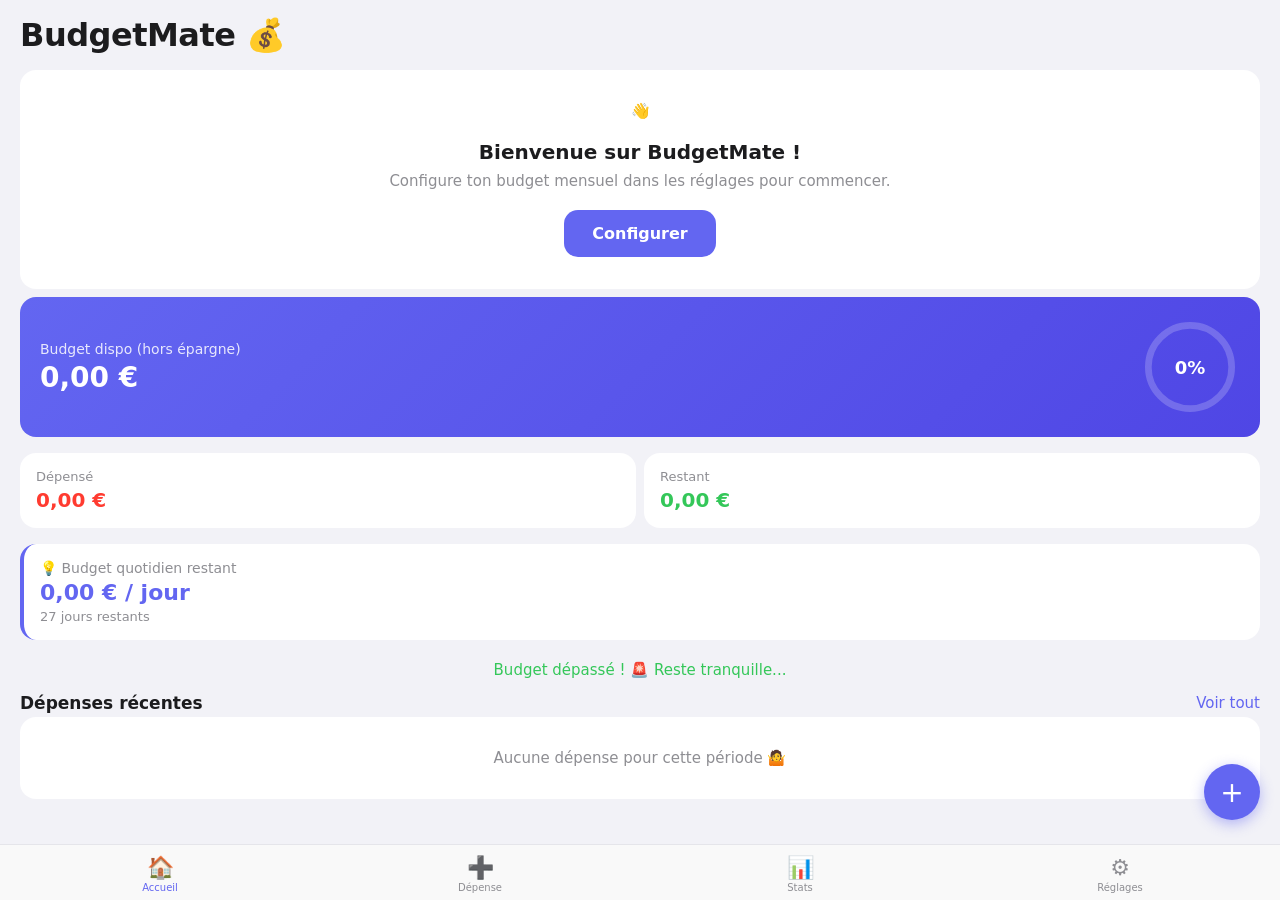
<file: index.html>
<!DOCTYPE html>
<html lang="fr">
<head>
    <meta charset="UTF-8">
    <meta name="viewport" content="width=device-width, initial-scale=1.0, viewport-fit=cover, maximum-scale=1.0, user-scalable=no">
    <meta name="apple-mobile-web-app-capable" content="yes">
    <meta name="apple-mobile-web-app-status-bar-style" content="black-translucent">
    <meta name="apple-mobile-web-app-title" content="BudgetMate">
    <meta name="theme-color" content="#6366f1">
    
    <title>BudgetMate</title>
    
    <link rel="manifest" href="manifest.json">
    <link rel="apple-touch-icon" href="icons/icon-192.png">
    
    <link rel="stylesheet" href="css/style.css">
</head>
<body>
    <div class="app-container">

        <!-- ====== VIEW: Dashboard ====== -->
        <section id="view-dashboard" class="view active">
            <header>
                <h1 class="large-title">BudgetMate 💰</h1>
            </header>

            <!-- Setup prompt -->
            <div id="setup-prompt" class="card setup-card" style="display:none;">
                <p class="setup-emoji">👋</p>
                <h3>Bienvenue sur BudgetMate !</h3>
                <p>Configure ton budget mensuel dans les réglages pour commencer.</p>
                <button class="btn-accent" onclick="App.navigate('settings')">Configurer</button>
            </div>

            <!-- Budget card -->
            <div class="card budget-card">
                <div class="budget-info">
                    <span class="label">Budget dispo (hors épargne)</span>
                    <span class="amount" id="dashboard-budget">0,00 €</span>
                </div>
                <div class="progress-ring">
                    <svg viewBox="0 0 120 120">
                        <circle class="progress-ring-bg" cx="60" cy="60" r="50" />
                        <circle class="progress-ring-fill" id="progress-circle" cx="60" cy="60" r="50" />
                    </svg>
                    <div class="progress-ring-text">
                        <span id="spent-percentage">0%</span>
                    </div>
                </div>
            </div>

            <!-- Spent / Remaining row -->
            <div class="stats-row">
                <div class="card mini-card">
                    <span class="label">Dépensé</span>
                    <span class="value danger" id="dashboard-spent">0,00 €</span>
                </div>
                <div class="card mini-card">
                    <span class="label">Restant</span>
                    <span class="value success" id="dashboard-remaining">0,00 €</span>
                </div>
            </div>

            <!-- Daily budget card -->
            <div class="card daily-card">
                <span class="label">💡 Budget quotidien restant</span>
                <span class="amount" id="dashboard-daily">0,00 € / jour</span>
                <span class="sub" id="dashboard-days">0 jours restants</span>
            </div>

            <!-- Status message -->
            <div class="status-message" id="dashboard-message"></div>

            <!-- Recent expenses -->
            <div class="section-header header-row">
                <h2 class="section-title" style="padding:0;">Dépenses récentes</h2>
                <button class="btn-text" onclick="App.navigate('history')">Voir tout</button>
            </div>
            <div class="expense-list" id="recent-expenses-list">
                <div class="empty-state">Aucune dépense pour le moment.</div>
            </div>

            <!-- FAB -->
            <button class="fab" id="fab-add-expense" aria-label="Ajouter une dépense">+</button>
        </section>

        <!-- ====== VIEW: Add Expense ====== -->
        <section id="view-add" class="view">
            <header>
                <h1 class="large-title">Nouvelle dépense</h1>
            </header>

            <!-- Amount display -->
            <div class="amount-display">
                <span class="amount-value" id="amount-display">0</span>
                <span class="amount-currency">€</span>
            </div>

            <!-- Category grid -->
            <h2 class="section-title">Catégorie</h2>
            <div class="category-grid" id="category-grid"></div>

            <!-- Note & Date -->
            <div class="form-section">
                <div class="input-group">
                    <label for="expense-note">Note (optionnel)</label>
                    <input type="text" id="expense-note" placeholder="Ex: McDo avec les potes">
                </div>
                <div class="input-group">
                    <label for="expense-date">Date</label>
                    <input type="date" id="expense-date">
                </div>
            </div>

            <!-- Keypad -->
            <div class="keypad" id="custom-keypad">
                <button class="key-btn" data-key="1">1</button>
                <button class="key-btn" data-key="2">2</button>
                <button class="key-btn" data-key="3">3</button>
                <button class="key-btn" data-key="4">4</button>
                <button class="key-btn" data-key="5">5</button>
                <button class="key-btn" data-key="6">6</button>
                <button class="key-btn" data-key="7">7</button>
                <button class="key-btn" data-key="8">8</button>
                <button class="key-btn" data-key="9">9</button>
                <button class="key-btn" data-key=".">,</button>
                <button class="key-btn" data-key="0">0</button>
                <button class="key-btn action-btn" data-key="backspace">⌫</button>
            </div>

            <!-- Submit -->
            <div class="form-actions">
                <button class="btn-accent btn-full" id="save-expense">Ajouter la dépense</button>
            </div>
        </section>

        <!-- ====== VIEW: History ====== -->
        <section id="view-history" class="view">
            <header>
                <div class="header-row">
                    <h1 class="large-title">Historique 🔍</h1>
                    <button class="btn-icon" onclick="App.navigate('dashboard')">✕</button>
                </div>
            </header>
            
            <div class="form-section" style="margin-top: 10px;">
                <div class="search-bar">
                    <span class="search-icon">🔍</span>
                    <input type="text" id="history-search" placeholder="Chercher une dépense...">
                </div>
                
                <div class="period-tabs">
                    <button class="period-tab active" data-offset="0">Ce mois</button>
                    <button class="period-tab" data-offset="-1">Mois -1</button>
                    <button class="period-tab" data-offset="-2">Mois -2</button>
                </div>
            </div>

            <div class="expense-list" id="history-expenses-list" style="margin-top: 16px;">
                <div class="empty-state">Aucune dépense trouvée.</div>
            </div>
        </section>

        <!-- ====== VIEW: Statistics ====== -->
        <section id="view-stats" class="view">
            <header>
                <div class="header-row">
                    <h1 class="large-title">Statistiques 📊</h1>
                    <select id="period-selector" class="period-select">
                        <option value="current">Ce mois</option>
                        <option value="previous">Mois précédent</option>
                    </select>
                </div>
            </header>

            <!-- Summary cards -->
            <div class="stats-row">
                <div class="card mini-card">
                    <span class="label">Total dépensé</span>
                    <span class="value" id="stats-total">0,00 €</span>
                </div>
                <div class="card mini-card">
                    <span class="label">Moyenne / jour</span>
                    <span class="value" id="stats-daily-avg">0,00 €</span>
                </div>
            </div>
            
            <!-- Trends -->
            <div class="card" id="trends-card" style="display:none;">
                <h3 class="card-title">📈 Tendances vs Mois Dernier</h3>
                <div id="trends-list"></div>
            </div>

            <!-- Donut chart -->
            <div class="card">
                <h3 class="card-title">Répartition par catégorie</h3>
                <div class="chart-wrapper">
                    <canvas id="stats-donut"></canvas>
                </div>
            </div>

            <!-- Bar chart -->
            <div class="card">
                <h3 class="card-title">Dépenses par semaine</h3>
                <div class="chart-wrapper">
                    <canvas id="stats-bars"></canvas>
                </div>
            </div>

            <!-- Category breakdown list -->
            <h2 class="section-title">Détails par catégorie</h2>
            <div class="category-breakdown" id="stats-category-list"></div>

            <!-- Biggest expense -->
            <div class="card biggest-expense" id="biggest-expense-card" style="display:none;">
                <h3 class="card-title">🏆 Plus grosse dépense</h3>
                <div class="expense-item">
                    <div class="expense-icon" id="biggest-emoji">💸</div>
                    <div class="expense-details">
                        <div class="expense-title" id="biggest-title">-</div>
                        <div class="expense-time" id="biggest-date">-</div>
                    </div>
                    <div class="expense-amount" id="biggest-amount">0,00 €</div>
                </div>
            </div>
        </section>

        <!-- ====== VIEW: Settings ====== -->
        <section id="view-settings" class="view">
            <header>
                <h1 class="large-title">Réglages ⚙️</h1>
            </header>

            <div class="settings-group">
                <h3 class="settings-group-title">Budget & Épargne</h3>
                <div class="settings-item">
                    <span class="settings-label">Budget mensuel total</span>
                    <input type="number" id="settings-budget" min="0" step="1" inputmode="numeric" placeholder="500">
                </div>
                <div class="settings-item">
                    <span class="settings-label">Objectif d'épargne 🎯</span>
                    <input type="number" id="settings-savings" min="0" step="1" inputmode="numeric" placeholder="50">
                </div>
                <div class="settings-item">
                    <span class="settings-label">Jour de renouvellement</span>
                    <select id="settings-renew"></select>
                </div>
            </div>
            
            <div class="settings-group">
                <h3 class="settings-group-title">Dépenses récurrentes (Auto)</h3>
                <div id="recurring-list"></div>
                <div class="settings-item clickable" id="btn-add-recurring" style="justify-content: center; color: var(--accent); font-weight: 500;">
                    + Ajouter un abonnement
                </div>
            </div>

            <div class="settings-group">
                <h3 class="settings-group-title">Apparence</h3>
                <div class="settings-item">
                    <span class="settings-label">Thème</span>
                    <select id="settings-theme">
                        <option value="auto">Automatique</option>
                        <option value="light">Clair</option>
                        <option value="dark">Sombre</option>
                    </select>
                </div>
            </div>

            <div class="settings-group">
                <h3 class="settings-group-title">Données</h3>
                <div class="settings-item clickable" id="export-data">
                    <span class="settings-label">📤 Exporter (JSON)</span>
                    <span class="chevron">›</span>
                </div>
                <div class="settings-item clickable" id="import-trigger">
                    <span class="settings-label">📥 Importer</span>
                    <span class="chevron">›</span>
                </div>
                <input type="file" id="import-file" accept=".json" style="display:none;">
                <div class="settings-item clickable danger-item" id="clear-data">
                    <span class="settings-label">🗑️ Réinitialiser toutes les données</span>
                    <span class="chevron">›</span>
                </div>
            </div>

            <div class="app-footer">
                <p>BudgetMate v2.0</p>
                <p>Fait avec 💙 pour les étudiants</p>
            </div>
        </section>

    </div><!-- /.app-container -->

    <!-- Modal for adding recurring expenses -->
    <div id="modal-recurring" class="confirm-overlay">
        <div class="confirm-dialog" style="padding-bottom: 0;">
            <div class="confirm-header">
                <h3>Nouvel abonnement</h3>
                <p>Il sera ajouté automatiquement au début de chaque mois.</p>
            </div>
            <div class="form-section" style="padding: 0 20px 20px;">
                <div class="input-group">
                    <label>Titre (ex: Netflix)</label>
                    <input type="text" id="rec-note" placeholder="Netflix">
                </div>
                <div class="input-group">
                    <label>Montant (€)</label>
                    <input type="number" id="rec-amount" placeholder="8.99" step="0.01">
                </div>
                <div class="input-group">
                    <label>Catégorie</label>
                    <select id="rec-category" style="width:100%; background:var(--bg-card-hover); padding:12px; border-radius:12px;"></select>
                </div>
            </div>
            <div class="confirm-actions">
                <button class="confirm-cancel" id="rec-cancel">Annuler</button>
                <button class="confirm-ok" id="rec-save" style="color:var(--accent);">Ajouter</button>
            </div>
        </div>
    </div>

    <!-- Bottom Tab Bar -->
    <nav class="tab-bar">
        <button class="tab-item active" data-target="dashboard">
            <span class="tab-icon">🏠</span>
            <span class="tab-label">Accueil</span>
        </button>
        <button class="tab-item" data-target="add">
            <span class="tab-icon">➕</span>
            <span class="tab-label">Dépense</span>
        </button>
        <button class="tab-item" data-target="stats">
            <span class="tab-icon">📊</span>
            <span class="tab-label">Stats</span>
        </button>
        <button class="tab-item" data-target="settings">
            <span class="tab-icon">⚙️</span>
            <span class="tab-label">Réglages</span>
        </button>
    </nav>

    <script src="js/storage.js"></script>
    <script src="js/budget.js"></script>
    <script src="js/charts.js"></script>
    <script src="js/ui.js"></script>
    <script src="js/app.js"></script>

    <script>
        if ('serviceWorker' in navigator) {
            window.addEventListener('load', () => {
                navigator.serviceWorker.register('sw.js').catch(() => {});
            });
        }
    </script>
</body>
</html>
</file>
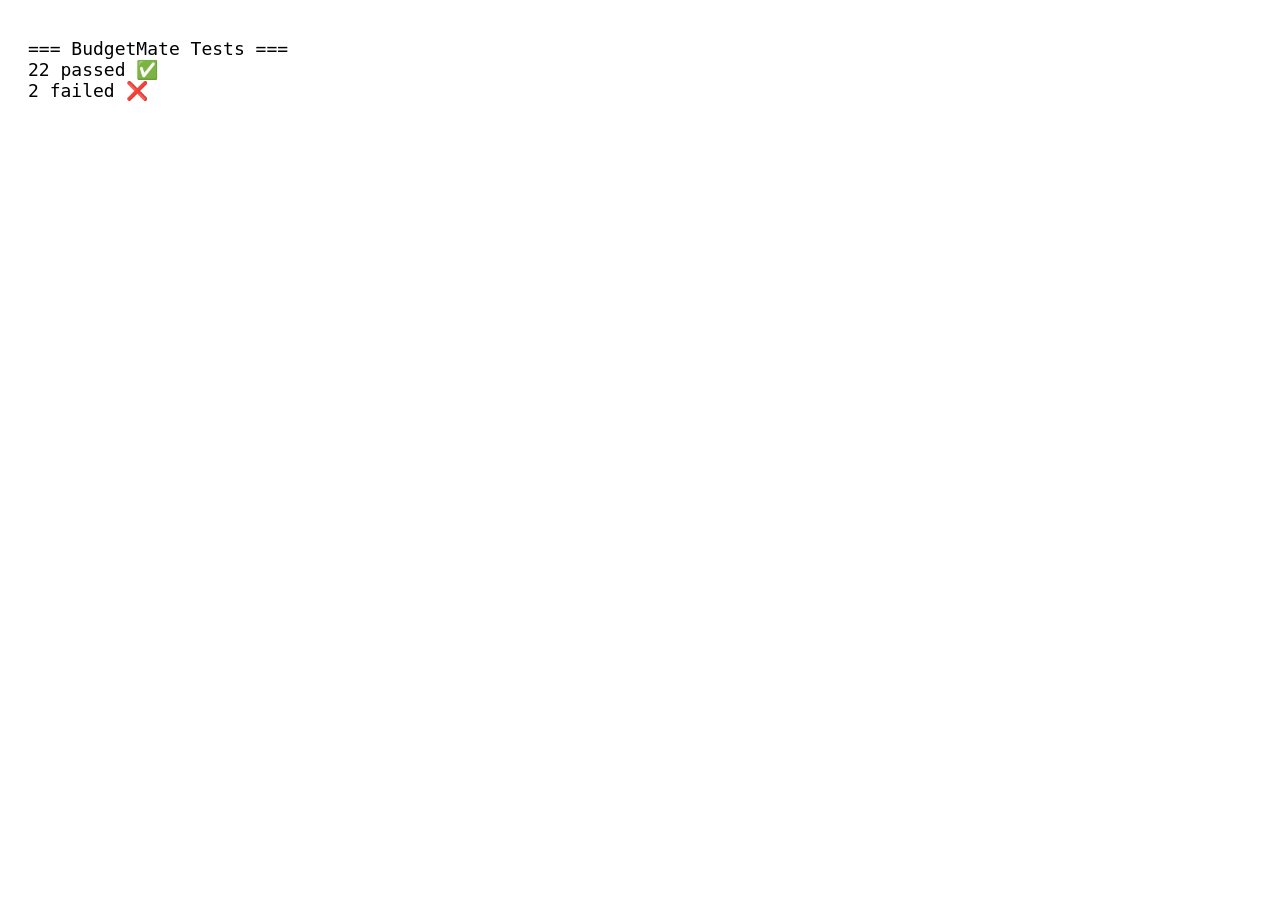
<file: tests/test.html>
<!DOCTYPE html>
<html>
<head><meta charset="UTF-8"><title>BudgetMate Tests</title></head>
<body>
<script src="../js/storage.js"></script>
<script src="../js/budget.js"></script>
<script src="../js/charts.js"></script>
<script>
// Minimal test runner
let passed = 0, failed = 0;
function test(name, fn) {
  try { fn(); passed++; console.log('✅ ' + name); }
  catch(e) { failed++; console.error('❌ ' + name + ': ' + e.message); }
}
function assert(cond, msg) { if (!cond) throw new Error(msg || 'Assertion failed'); }

// Clean state
localStorage.clear();

// --- Storage Tests ---
test('Storage: default settings', () => {
  const s = Storage.getSettings();
  assert(s.budget === 0, 'budget should be 0');
  assert(s.renewDay === 1, 'renewDay should be 1');
});

test('Storage: save and get settings', () => {
  Storage.saveSettings({ budget: 500, renewDay: 5 });
  const s = Storage.getSettings();
  assert(s.budget === 500);
  assert(s.renewDay === 5);
});

test('Storage: empty expenses by default', () => {
  assert(Storage.getExpenses().length === 0);
});

test('Storage: add expense', () => {
  const e = Storage.addExpense({ amount: 12.50, category: 'food', date: '2026-09-20', note: 'Pizza' });
  assert(e.id, 'should have an id');
  assert(e.amount === 12.50);
  assert(e.category === 'food');
  assert(e.createdAt > 0);
  assert(Storage.getExpenses().length === 1);
});

test('Storage: add multiple expenses', () => {
  Storage.addExpense({ amount: 3.00, category: 'transport', date: '2026-09-21', note: 'Bus' });
  Storage.addExpense({ amount: 25.00, category: 'fun', date: '2026-09-22', note: 'Cinema' });
  assert(Storage.getExpenses().length === 3);
});

test('Storage: delete expense', () => {
  const expenses = Storage.getExpenses();
  const idToDelete = expenses[0].id;
  Storage.deleteExpense(idToDelete);
  assert(Storage.getExpenses().length === 2);
  assert(!Storage.getExpenses().find(e => e.id === idToDelete));
});

test('Storage: theme default is auto', () => {
  assert(Storage.getTheme() === 'auto');
});

test('Storage: set and get theme', () => {
  Storage.setTheme('dark');
  assert(Storage.getTheme() === 'dark');
  Storage.setTheme('auto');
});

test('Storage: export data', () => {
  const json = Storage.exportData();
  const data = JSON.parse(json);
  assert(data.settings, 'should have settings');
  assert(Array.isArray(data.expenses), 'should have expenses array');
  assert(data.exportDate, 'should have exportDate');
});

test('Storage: import data', () => {
  const backup = Storage.exportData();
  Storage.clearAll();
  assert(Storage.getExpenses().length === 0);
  const success = Storage.importData(backup);
  assert(success === true);
  assert(Storage.getExpenses().length === 2);
});

test('Storage: import invalid data', () => {
  assert(Storage.importData('not json') === false);
  assert(Storage.importData('{"invalid": true}') === true); // valid JSON, just no expenses
});

test('Storage: generate id', () => {
  const id1 = Storage._generateId();
  const id2 = Storage._generateId();
  assert(id1 !== id2, 'IDs should be unique');
  assert(id1.length > 10, 'ID should be a UUID-like string');
});

test('Storage: clear all', () => {
  Storage.clearAll();
  assert(Storage.getExpenses().length === 0);
  assert(Storage.getSettings().budget === 0);
});

// --- Budget Tests ---
// Setup for budget tests
Storage.saveSettings({ budget: 500, renewDay: 1 });
const today = new Date().toISOString().split('T')[0];
Storage.addExpense({ amount: 50, category: 'food', date: today, note: 'test1' });
Storage.addExpense({ amount: 30, category: 'transport', date: today, note: 'test2' });
Storage.addExpense({ amount: 20, category: 'food', date: today, note: 'test3' });

test('Budget: getCurrentPeriod', () => {
  const p = Budget.getCurrentPeriod();
  assert(p.start instanceof Date);
  assert(p.end instanceof Date);
  assert(p.daysTotal > 0, 'daysTotal should be positive');
  assert(p.daysLeft >= 0, 'daysLeft should be >= 0');
  assert(p.daysPassed >= 1, 'daysPassed should be >= 1');
  assert(p.daysTotal === p.daysLeft + p.daysPassed, 'daysTotal should = daysLeft + daysPassed');
});

test('Budget: getCurrentExpenses', () => {
  const expenses = Budget.getCurrentExpenses();
  assert(expenses.length === 3, 'should have 3 expenses in current period');
});

test('Budget: getSummary', () => {
  const expenses = Budget.getCurrentExpenses();
  const summary = Budget.getSummary(expenses, Storage.getSettings());
  assert(summary.totalSpent === 100, 'total should be 100');
  assert(summary.effectiveBudget === 500, 'effective budget should be 500');
  assert(summary.remaining === 400, 'remaining should be 400');
  assert(summary.percentSpent === 20, 'percent should be 20');
  assert(summary.dailyBudget > 0, 'daily budget should be > 0');
  assert(summary.expenseCount === 3);
  assert(summary.biggestExpense.amount === 50, 'biggest should be 50');
});

test('Budget: getSummary with savings goal', () => {
  Storage.saveSettings({ budget: 500, renewDay: 1, savingsGoal: 100 });
  const expenses = Budget.getCurrentExpenses();
  const summary = Budget.getSummary(expenses, Storage.getSettings());
  assert(summary.effectiveBudget === 400, 'effective budget should be 400 (500 - 100)');
  assert(summary.remaining === 300, 'remaining should be 300 (400 - 100 spent)');
  assert(summary.percentSpent === 25, 'percent should be 25 (100 / 400)');
  Storage.saveSettings({ budget: 500, renewDay: 1, savingsGoal: 0 }); // reset
});

test('Budget: getSummary with 0 budget', () => {
  const summary = Budget.getSummary([], {budget: 0, savingsGoal: 0});
  assert(summary.totalSpent === 0);
  assert(summary.remaining === 0);
  assert(summary.percentSpent === 0);
});

test('Budget: getCategoryBreakdown', () => {
  const expenses = Budget.getCurrentExpenses();
  const breakdown = Budget.getCategoryBreakdown(expenses);
  assert(breakdown.length === 2, 'should have 2 categories (food, transport)');
  assert(breakdown[0].category === 'Nourriture', 'first should be Nourriture (highest)');
  assert(breakdown[0].total === 70, 'food total should be 70');
  assert(breakdown[1].total === 30, 'transport total should be 30');
  assert(Math.round(breakdown[0].percentage) === 70);
});

test('Budget: getWeeklyBreakdown', () => {
  const period = Budget.getCurrentPeriod();
  const expenses = Budget.getCurrentExpenses();
  const weeks = Budget.getWeeklyBreakdown(expenses, period.start);
  assert(weeks.length >= 1, 'should have at least 1 week');
  const totalInWeeks = weeks.reduce((sum, w) => sum + w.total, 0);
  assert(totalInWeeks === 100, 'weekly total should match expense total');
});

test('Budget: getStatusColor', () => {
  assert(Budget.getStatusColor(20) === 'success');
  assert(Budget.getStatusColor(49) === 'success');
  assert(Budget.getStatusColor(50) === 'warning');
  assert(Budget.getStatusColor(80) === 'warning');
  assert(Budget.getStatusColor(81) === 'danger');
  assert(Budget.getStatusColor(100) === 'danger');
});

test('Budget: getStatusMessage', () => {
  const msg1 = Budget.getStatusMessage(20, 400, 10);
  assert(msg1.includes('💪'), 'low spend should be encouraging');
  const msg2 = Budget.getStatusMessage(90, 50, 3);
  assert(msg2.includes('⚠️'), 'high spend should warn');
  const msg3 = Budget.getStatusMessage(100, 0, 5);
  assert(msg3.includes('🚨'), 'over budget should alert');
});

test('Budget: CATEGORIES has 9 entries', () => {
  assert(Budget.CATEGORIES.length === 9);
  Budget.CATEGORIES.forEach(c => {
    assert(c.id, 'each cat should have id');
    assert(c.emoji, 'each cat should have emoji');
    assert(c.label, 'each cat should have label');
  });
});

test('Charts: COLORS has 9 entries', () => {
  assert(Charts.COLORS.length === 9);
});

// Cleanup
localStorage.clear();

// Results
console.log(`\n=== Results: ${passed} passed, ${failed} failed ===`);
document.title = `Tests: ${passed}✅ ${failed}❌`;
document.body.innerHTML = `<pre style="font-size:18px;padding:20px;">=== BudgetMate Tests ===\n${passed} passed ✅\n${failed} failed ❌</pre>`;
</script>
</body>
</html>
</file>
<file: css/style.css>
/* ================================================
   BudgetMate — CSS Design System
   iOS-native feel, light/dark theme support
   ================================================ */

/* --- CSS Variables --- */
:root {
  --bg-primary: #f2f2f7;
  --bg-card: #ffffff;
  --bg-card-hover: #f9fafb;
  --text-primary: #1c1c1e;
  --text-secondary: #8e8e93;
  --accent: #6366f1;
  --accent-light: rgba(99,102,241,0.12);
  --success: #34c759;
  --warning: #ff9500;
  --danger: #ff3b30;
  --border: #e5e5ea;
  --tab-bg: rgba(249,249,249,0.94);
  --toast-bg: rgba(30,30,30,0.92);
}

[data-theme="dark"] {
  --bg-primary: #000000;
  --bg-card: #1c1c1e;
  --bg-card-hover: #2c2c2e;
  --text-primary: #ffffff;
  --text-secondary: #98989d;
  --border: #38383a;
  --tab-bg: rgba(30,30,30,0.94);
}

/* --- Reset --- */
*, *::before, *::after {
  box-sizing: border-box;
  margin: 0;
  padding: 0;
  -webkit-tap-highlight-color: transparent;
}

body {
  font-family: -apple-system, BlinkMacSystemFont, 'SF Pro Display', 'SF Pro Text', system-ui, sans-serif;
  background-color: var(--bg-primary);
  color: var(--text-primary);
  touch-action: manipulation;
  overscroll-behavior-y: none;
  -webkit-font-smoothing: antialiased;
  width: 100%;
  min-height: 100vh;
  min-height: 100dvh;
}

button, select, input {
  font-family: inherit;
  border: none;
  outline: none;
  background: none;
  color: inherit;
  cursor: pointer;
}

/* --- App Container (scrollable, respects safe areas) --- */
.app-container {
  width: 100%;
  height: 100vh;
  height: 100dvh;
  overflow-y: auto;
  overflow-x: hidden;
  -webkit-overflow-scrolling: touch;
  padding-top: env(safe-area-inset-top, 0px);
  padding-bottom: calc(70px + env(safe-area-inset-bottom, 0px));
}

/* --- Views --- */
.view {
  display: none;
  padding: 0 0 40px;
  animation: fadeSlideIn 0.25s ease-out;
}
.view.active {
  display: block;
}

@keyframes fadeSlideIn {
  from { opacity: 0; transform: translateY(8px); }
  to   { opacity: 1; transform: translateY(0); }
}

/* --- Header --- */
header {
  padding: 16px 20px 8px;
}

.large-title {
  font-size: 32px;
  font-weight: 700;
  letter-spacing: -0.5px;
}

.header-row {
  display: flex;
  justify-content: space-between;
  align-items: center;
}

.btn-text {
  color: var(--accent);
  font-size: 15px;
  font-weight: 500;
}

.btn-icon {
  background: var(--bg-card);
  width: 32px;
  height: 32px;
  border-radius: 16px;
  display: flex;
  align-items: center;
  justify-content: center;
  font-size: 14px;
  color: var(--text-secondary);
}

/* --- Cards --- */
.card {
  background: var(--bg-card);
  border-radius: 16px;
  padding: 16px;
  margin: 8px 20px;
  transition: transform 0.1s ease;
}
.card:active {
  transform: scale(0.985);
}

.card-title {
  font-size: 15px;
  font-weight: 600;
  color: var(--text-secondary);
  margin-bottom: 12px;
}

/* --- Setup Card --- */
.setup-card {
  text-align: center;
  padding: 32px 20px;
}
.setup-emoji {
  font-size: 48px;
  margin-bottom: 12px;
}
.setup-card h3 {
  font-size: 20px;
  font-weight: 600;
  margin-bottom: 8px;
}
.setup-card p {
  color: var(--text-secondary);
  font-size: 15px;
  margin-bottom: 20px;
}

/* --- Budget Card (gradient) --- */
.budget-card {
  background: linear-gradient(135deg, #6366f1, #4f46e5);
  color: #fff;
  display: flex;
  justify-content: space-between;
  align-items: center;
  padding: 20px;
}

.budget-info {
  display: flex;
  flex-direction: column;
  gap: 4px;
}
.budget-info .label {
  font-size: 14px;
  opacity: 0.85;
}
.budget-info .amount {
  font-size: 28px;
  font-weight: 700;
}

/* --- Progress Ring --- */
.progress-ring {
  width: 100px;
  height: 100px;
  position: relative;
  flex-shrink: 0;
}
.progress-ring svg {
  width: 100%;
  height: 100%;
  transform: rotate(-90deg);
}
.progress-ring-bg {
  fill: none;
  stroke: rgba(255,255,255,0.2);
  stroke-width: 8;
}
.progress-ring-fill {
  fill: none;
  stroke: #fff;
  stroke-width: 8;
  stroke-linecap: round;
  stroke-dasharray: 314.16;
  stroke-dashoffset: 314.16;
  transition: stroke-dashoffset 0.8s cubic-bezier(0.4, 0, 0.2, 1), stroke 0.3s ease;
}
.progress-ring-text {
  position: absolute;
  top: 50%;
  left: 50%;
  transform: translate(-50%, -50%);
  font-size: 18px;
  font-weight: 700;
  color: #fff;
}

/* --- Stats Row (2 mini cards) --- */
.stats-row {
  display: flex;
  gap: 0;
  padding: 0;
}
.stats-row .card {
  flex: 1;
}
.stats-row .card:first-child {
  margin-right: 4px;
}
.stats-row .card:last-child {
  margin-left: 4px;
}

.mini-card {
  display: flex;
  flex-direction: column;
  gap: 4px;
}
.mini-card .label {
  font-size: 13px;
  color: var(--text-secondary);
}
.mini-card .value {
  font-size: 20px;
  font-weight: 600;
}
.mini-card .value.danger { color: var(--danger); }
.mini-card .value.success { color: var(--success); }

/* --- Daily Budget Card --- */
.daily-card {
  display: flex;
  flex-direction: column;
  gap: 4px;
  border-left: 4px solid var(--accent);
}
.daily-card .label {
  font-size: 14px;
  color: var(--text-secondary);
}
.daily-card .amount {
  font-size: 22px;
  font-weight: 700;
  color: var(--accent);
}
.daily-card .sub {
  font-size: 13px;
  color: var(--text-secondary);
}

/* --- Status Message --- */
.status-message {
  text-align: center;
  padding: 12px 20px;
  font-size: 15px;
  font-weight: 500;
  line-height: 1.4;
}
.status-message.status-success { color: var(--success); }
.status-message.status-warning { color: var(--warning); }
.status-message.status-danger  { color: var(--danger); }

/* --- Section --- */
.section-header {
  padding: 0 20px;
}
.section-title {
  font-size: 17px;
  font-weight: 600;
  padding: 16px 20px 8px;
}

/* --- Expense List --- */
.expense-list {
  background: var(--bg-card);
  border-radius: 16px;
  margin: 4px 20px 16px;
  overflow: hidden;
}

.expense-item {
  display: flex;
  align-items: center;
  padding: 12px 16px;
  border-bottom: 0.5px solid var(--border);
  position: relative;
}
.expense-item:last-child {
  border-bottom: none;
}

.expense-icon {
  font-size: 24px;
  width: 40px;
  height: 40px;
  border-radius: 12px;
  background: var(--bg-card-hover);
  display: flex;
  align-items: center;
  justify-content: center;
  margin-right: 12px;
  flex-shrink: 0;
}

.expense-details {
  flex: 1;
  min-width: 0;
}
.expense-title {
  font-size: 15px;
  font-weight: 500;
  white-space: nowrap;
  overflow: hidden;
  text-overflow: ellipsis;
}
.expense-time {
  font-size: 13px;
  color: var(--text-secondary);
}

.expense-amount {
  font-size: 15px;
  font-weight: 600;
  margin-left: 8px;
  flex-shrink: 0;
}

.delete-btn {
  font-size: 18px;
  padding: 4px 8px;
  opacity: 0.5;
  transition: opacity 0.2s;
  margin-left: 8px;
}
.delete-btn:active {
  opacity: 1;
}

.empty-state {
  text-align: center;
  padding: 32px 20px;
  color: var(--text-secondary);
  font-size: 15px;
}

/* --- Search & Tabs --- */
.search-bar {
  display: flex;
  align-items: center;
  background: var(--bg-card);
  border-radius: 12px;
  padding: 8px 12px;
}
.search-icon {
  margin-right: 8px;
  color: var(--text-secondary);
}
.search-bar input {
  flex: 1;
  font-size: 16px;
  color: var(--text-primary);
}

.period-tabs {
  display: flex;
  gap: 8px;
  margin-top: 12px;
  overflow-x: auto;
  padding-bottom: 4px;
  -webkit-overflow-scrolling: touch;
}
.period-tabs::-webkit-scrollbar {
  display: none;
}
.period-tab {
  background: var(--bg-card);
  padding: 6px 12px;
  border-radius: 16px;
  font-size: 14px;
  font-weight: 500;
  white-space: nowrap;
  border: 1px solid var(--border);
}
.period-tab.active {
  background: var(--accent);
  color: #fff;
  border-color: var(--accent);
}

/* --- Trends --- */
.trend-item {
  display: flex;
  justify-content: space-between;
  align-items: center;
  padding: 10px 0;
  border-bottom: 0.5px solid var(--border);
}
.trend-item:last-child {
  border-bottom: none;
}
.trend-left {
  display: flex;
  align-items: center;
  gap: 10px;
}
.trend-val {
  font-weight: 600;
  font-size: 14px;
  display: flex;
  align-items: center;
  gap: 4px;
}
.trend-up { color: var(--danger); }
.trend-down { color: var(--success); }

/* --- FAB --- */
.fab {
  position: fixed;
  bottom: calc(80px + env(safe-area-inset-bottom, 0px));
  right: 20px;
  width: 56px;
  height: 56px;
  background: var(--accent);
  color: #fff;
  border-radius: 50%;
  font-size: 28px;
  font-weight: 300;
  display: flex;
  align-items: center;
  justify-content: center;
  box-shadow: 0 4px 14px rgba(99,102,241,0.45);
  z-index: 100;
  transition: transform 0.2s cubic-bezier(0.175, 0.885, 0.32, 1.275);
}
.fab:active {
  transform: scale(0.88);
}

/* --- Amount Display (Add view) --- */
.amount-display {
  text-align: center;
  padding: 32px 20px 16px;
  display: flex;
  align-items: baseline;
  justify-content: center;
  gap: 4px;
}
.amount-value {
  font-size: 52px;
  font-weight: 700;
  letter-spacing: -2px;
  transition: transform 0.1s ease;
}
.amount-currency {
  font-size: 28px;
  font-weight: 500;
  color: var(--text-secondary);
}

/* --- Category Grid --- */
.category-grid {
  display: grid;
  grid-template-columns: repeat(3, 1fr);
  gap: 10px;
  padding: 8px 20px 16px;
}

.category-btn {
  background: var(--bg-card);
  border: 2px solid transparent;
  border-radius: 14px;
  padding: 12px 6px;
  display: flex;
  flex-direction: column;
  align-items: center;
  gap: 6px;
  transition: all 0.15s ease;
}
.category-btn .emoji {
  font-size: 26px;
}
.category-btn .label {
  font-size: 12px;
  font-weight: 500;
  color: var(--text-secondary);
}
.category-btn.selected {
  border-color: var(--accent);
  background: var(--accent-light);
}
.category-btn.selected .label {
  color: var(--accent);
  font-weight: 600;
}
.category-btn:active {
  transform: scale(0.95);
}

/* --- Form Section --- */
.form-section {
  padding: 0 20px;
}
.input-group {
  margin-bottom: 16px;
}
.input-group label {
  display: block;
  font-size: 13px;
  font-weight: 500;
  color: var(--text-secondary);
  margin-bottom: 6px;
}
.input-group input {
  width: 100%;
  background: var(--bg-card);
  border-radius: 12px;
  padding: 12px 16px;
  font-size: 16px; /* prevent iOS zoom */
  color: var(--text-primary);
}
.input-group input[type="date"] {
  -webkit-appearance: none;
  appearance: none;
  min-height: 44px;
}
.input-group input::placeholder {
  color: var(--text-secondary);
}

/* --- Keypad --- */
.keypad {
  display: grid;
  grid-template-columns: repeat(3, 1fr);
  gap: 12px;
  padding: 12px 40px;
  max-width: 380px;
  margin: 0 auto;
}

.key-btn {
  background: var(--bg-card);
  border-radius: 50%;
  width: 64px;
  height: 64px;
  font-size: 24px;
  font-weight: 400;
  color: var(--text-primary);
  display: flex;
  align-items: center;
  justify-content: center;
  margin: 0 auto;
  box-shadow: 0 1px 3px rgba(0,0,0,0.08);
  transition: transform 0.06s ease, background-color 0.12s ease;
  user-select: none;
  -webkit-user-select: none;
}
.key-btn:active {
  transform: scale(0.88);
  background: var(--border);
}
.key-btn.action-btn {
  background: transparent;
  box-shadow: none;
  font-size: 22px;
}

/* --- Buttons --- */
.btn-accent {
  background: var(--accent);
  color: #fff;
  border-radius: 14px;
  padding: 14px 28px;
  font-size: 16px;
  font-weight: 600;
  transition: transform 0.1s ease;
}
.btn-accent:active {
  transform: scale(0.96);
}

.btn-full {
  display: block;
  width: 100%;
}

.form-actions {
  padding: 12px 20px 20px;
}

/* --- Charts --- */
.chart-wrapper {
  width: 100%;
  height: 200px;
  position: relative;
}
.chart-wrapper canvas {
  width: 100% !important;
  height: 100% !important;
}

/* --- Category Breakdown (Stats) --- */
.category-breakdown {
  margin: 4px 20px 16px;
  background: var(--bg-card);
  border-radius: 16px;
  overflow: hidden;
}

.cat-item {
  display: flex;
  align-items: center;
  padding: 12px 16px;
  border-bottom: 0.5px solid var(--border);
  gap: 10px;
}
.cat-item:last-child {
  border-bottom: none;
}
.cat-color {
  width: 12px;
  height: 12px;
  border-radius: 4px;
  flex-shrink: 0;
}
.cat-icon {
  font-size: 20px;
  flex-shrink: 0;
}
.cat-name {
  flex: 1;
  font-size: 15px;
  font-weight: 500;
}
.cat-amount {
  font-size: 15px;
  font-weight: 600;
  margin-right: 8px;
}
.cat-percent {
  font-size: 13px;
  color: var(--text-secondary);
  min-width: 36px;
  text-align: right;
}

/* --- Biggest Expense --- */
.biggest-expense {
  border-left: 4px solid var(--warning);
}

/* --- Period Selector --- */
.period-select {
  background: var(--bg-card);
  border-radius: 10px;
  padding: 8px 12px;
  font-size: 14px;
  font-weight: 500;
  color: var(--text-primary);
  -webkit-appearance: none;
  appearance: none;
}

/* --- Settings --- */
.settings-group {
  background: var(--bg-card);
  border-radius: 14px;
  margin: 8px 20px 20px;
  overflow: hidden;
}
.settings-group-title {
  font-size: 13px;
  font-weight: 600;
  text-transform: uppercase;
  color: var(--text-secondary);
  padding: 20px 20px 8px;
}
.settings-item {
  display: flex;
  justify-content: space-between;
  align-items: center;
  padding: 12px 16px;
  min-height: 44px;
  border-bottom: 0.5px solid var(--border);
}
.settings-item:last-child {
  border-bottom: none;
}
.settings-label {
  font-size: 16px;
}
.settings-item input[type="number"],
.settings-item select {
  background: var(--bg-card-hover);
  border-radius: 8px;
  padding: 8px 12px;
  font-size: 16px;
  text-align: right;
  width: 120px;
  color: var(--text-primary);
  -webkit-appearance: none;
  appearance: none;
}
.settings-item.clickable {
  cursor: pointer;
  transition: background 0.15s;
}
.settings-item.clickable:active {
  background: var(--bg-card-hover);
}
.chevron {
  font-size: 20px;
  color: var(--text-secondary);
  font-weight: 300;
}
.danger-item .settings-label {
  color: var(--danger);
}

.app-footer {
  text-align: center;
  padding: 32px 20px;
  color: var(--text-secondary);
  font-size: 13px;
  line-height: 1.6;
}

/* --- Tab Bar --- */
.tab-bar {
  position: fixed;
  bottom: 0;
  left: 0;
  width: 100%;
  height: calc(56px + env(safe-area-inset-bottom, 0px));
  background: var(--tab-bg);
  backdrop-filter: blur(20px);
  -webkit-backdrop-filter: blur(20px);
  border-top: 0.5px solid var(--border);
  display: flex;
  justify-content: space-around;
  align-items: flex-start;
  padding-top: 6px;
  padding-bottom: env(safe-area-inset-bottom, 0px);
  z-index: 900;
}

.tab-item {
  display: flex;
  flex-direction: column;
  align-items: center;
  justify-content: center;
  width: 25%;
  gap: 2px;
  color: var(--text-secondary);
  transition: color 0.2s ease;
  padding: 4px 0;
}
.tab-item.active {
  color: var(--accent);
}

.tab-icon {
  font-size: 22px;
}
.tab-label {
  font-size: 10px;
  font-weight: 500;
}

/* --- Toast --- */
.toast {
  position: fixed;
  bottom: -80px;
  left: 50%;
  transform: translateX(-50%);
  background: var(--toast-bg);
  backdrop-filter: blur(12px);
  -webkit-backdrop-filter: blur(12px);
  color: #fff;
  padding: 12px 24px;
  border-radius: 100px;
  font-size: 15px;
  font-weight: 500;
  z-index: 2000;
  transition: bottom 0.35s cubic-bezier(0.175, 0.885, 0.32, 1.275);
  white-space: nowrap;
  box-shadow: 0 4px 16px rgba(0,0,0,0.2);
}
.toast.show {
  bottom: calc(80px + env(safe-area-inset-bottom, 0px));
}
.toast.toast-error {
  background: rgba(255,59,48,0.9);
}

/* --- Confirm Dialog --- */
.confirm-overlay {
  position: fixed;
  inset: 0;
  background: rgba(0,0,0,0.4);
  display: flex;
  align-items: flex-end;
  justify-content: center;
  z-index: 3000;
  opacity: 0;
  transition: opacity 0.25s ease;
  padding: 0 8px calc(20px + env(safe-area-inset-bottom, 0px)) 8px;
  pointer-events: none;
}
.confirm-overlay.show {
  opacity: 1;
  pointer-events: auto;
}
.confirm-dialog {
  background: var(--bg-card);
  border-radius: 16px;
  width: 100%;
  max-width: 400px;
  overflow: hidden;
  transform: translateY(20px);
  transition: transform 0.25s ease;
}
.confirm-overlay.show .confirm-dialog {
  transform: translateY(0);
}
.confirm-header {
  padding: 20px;
  text-align: center;
}
.confirm-header h3 {
  font-size: 17px;
  font-weight: 600;
  margin-bottom: 6px;
}
.confirm-header p {
  font-size: 14px;
  color: var(--text-secondary);
}
.confirm-actions {
  display: flex;
  border-top: 0.5px solid var(--border);
}
.confirm-actions button {
  flex: 1;
  padding: 14px;
  font-size: 17px;
  font-weight: 400;
  color: var(--accent);
  transition: background 0.15s;
}
.confirm-actions button:active {
  background: var(--bg-card-hover);
}
.confirm-actions button:first-child {
  border-right: 0.5px solid var(--border);
  font-weight: 600;
}
.confirm-actions .confirm-ok {
  color: var(--danger);
  font-weight: 600;
}
</file>
